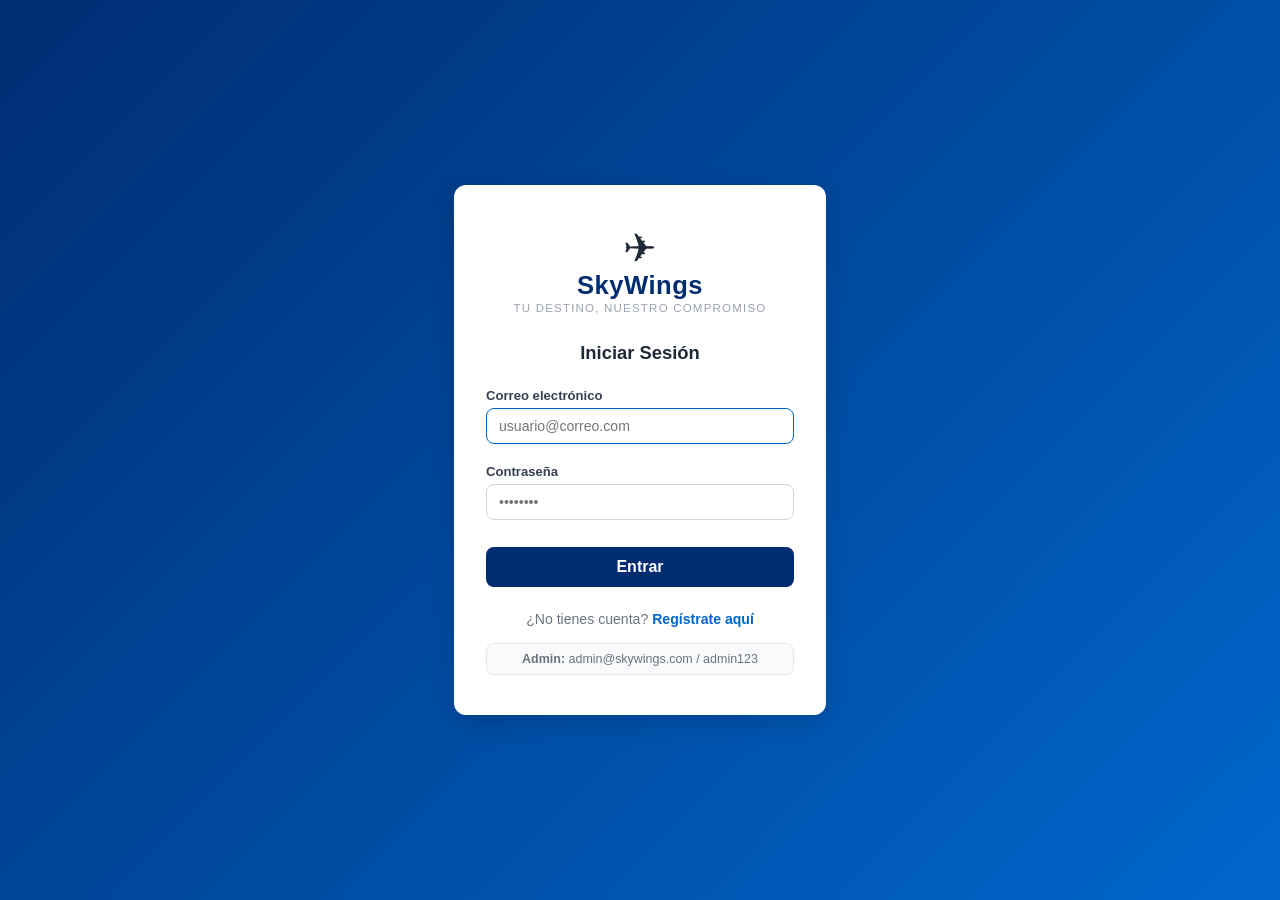
<file: index.html>
<!DOCTYPE html>
<html lang="es">
<head>
  <meta charset="UTF-8">
  <meta name="viewport" content="width=device-width, initial-scale=1.0">
  <title>SkyWings – Portal de Reservas</title>
  <link rel="stylesheet" href="css/style.css">
</head>
<body>

<nav class="navbar">
  <a href="index.html" class="navbar-brand">
    <span class="navbar-logo">✈</span>
    <div>
      <div class="navbar-name">SkyWings</div>
      <div class="navbar-tagline">Tu destino, nuestro compromiso</div>
    </div>
  </a>
  <ul class="navbar-nav">
    <li><a href="index.html" class="active">Vuelos</a></li>
  </ul>
</nav>

<div class="hero">
  <div class="hero-content">
    <h1>✈ Encuentra tu vuelo</h1>
    <p>Reserva tu asiento en segundos. Viaja con comodidad y confianza.</p>
  </div>
</div>

<div class="container">

  <!-- Vuelos disponibles -->
  <div class="flex justify-between align-center" style="margin-bottom: 1rem;">
    <div>
      <h2 class="page-title">Vuelos Disponibles</h2>
      <p class="page-subtitle">Vuelos con estado <strong>Programado</strong></p>
    </div>
    <button class="btn btn-outline btn-sm" onclick="loadFlights()">↻ Actualizar</button>
  </div>

  <div id="flightsList"></div>

  <hr class="divider">

  <!-- Buscar Reserva -->
  <h2 class="page-title">Mis Reservas</h2>
  <p class="page-subtitle">Busca tus reservas por número de cédula o pasaporte</p>

  <div class="search-box mb-3">
    <div class="form-group">
      <label class="form-label">Número de cédula / pasaporte</label>
      <input type="text" id="searchId" class="form-control" placeholder="Ej. V-12345678"
             onkeydown="if(event.key==='Enter') searchReservations()">
    </div>
    <button class="btn btn-primary" onclick="searchReservations()">Buscar</button>
  </div>

  <div id="reservationResults"></div>

</div>

<!-- Modal: Cambiar Asiento -->
<div class="modal-overlay" id="changeSeatModal">
  <div class="modal">
    <div class="modal-header">
      <h3>Cambiar Asiento</h3>
      <button class="modal-close" onclick="closeChangeModal()">✕</button>
    </div>
    <div class="modal-body">
      <div id="changeSeatInfo" class="alert alert-info mb-2"></div>

      <div class="seat-legend">
        <div class="legend-item"><div class="legend-dot available"></div> Disponible</div>
        <div class="legend-item"><div class="legend-dot selected"></div> Tu asiento actual / Seleccionado</div>
        <div class="legend-item"><div class="legend-dot occupied"></div> Ocupado</div>
        <div class="legend-item"><div class="legend-dot exit"></div> Salida de emergencia</div>
        <div class="legend-item"><div class="legend-dot blocked"></div> No disponible</div>
      </div>

      <div id="changeSeatMap"></div>
    </div>
    <div class="modal-footer">
      <button class="btn btn-outline" onclick="closeChangeModal()">Cancelar</button>
      <button class="btn btn-success" id="confirmChangeBtn" disabled onclick="confirmSeatChange()">
        ✓ Confirmar Cambio
      </button>
    </div>
  </div>
</div>

<script src="js/data.js"></script>
<script src="js/auth.js"></script>
<script src="js/seatmap.js"></script>
<script src="js/index.js"></script>
</body>
</html>
</file>
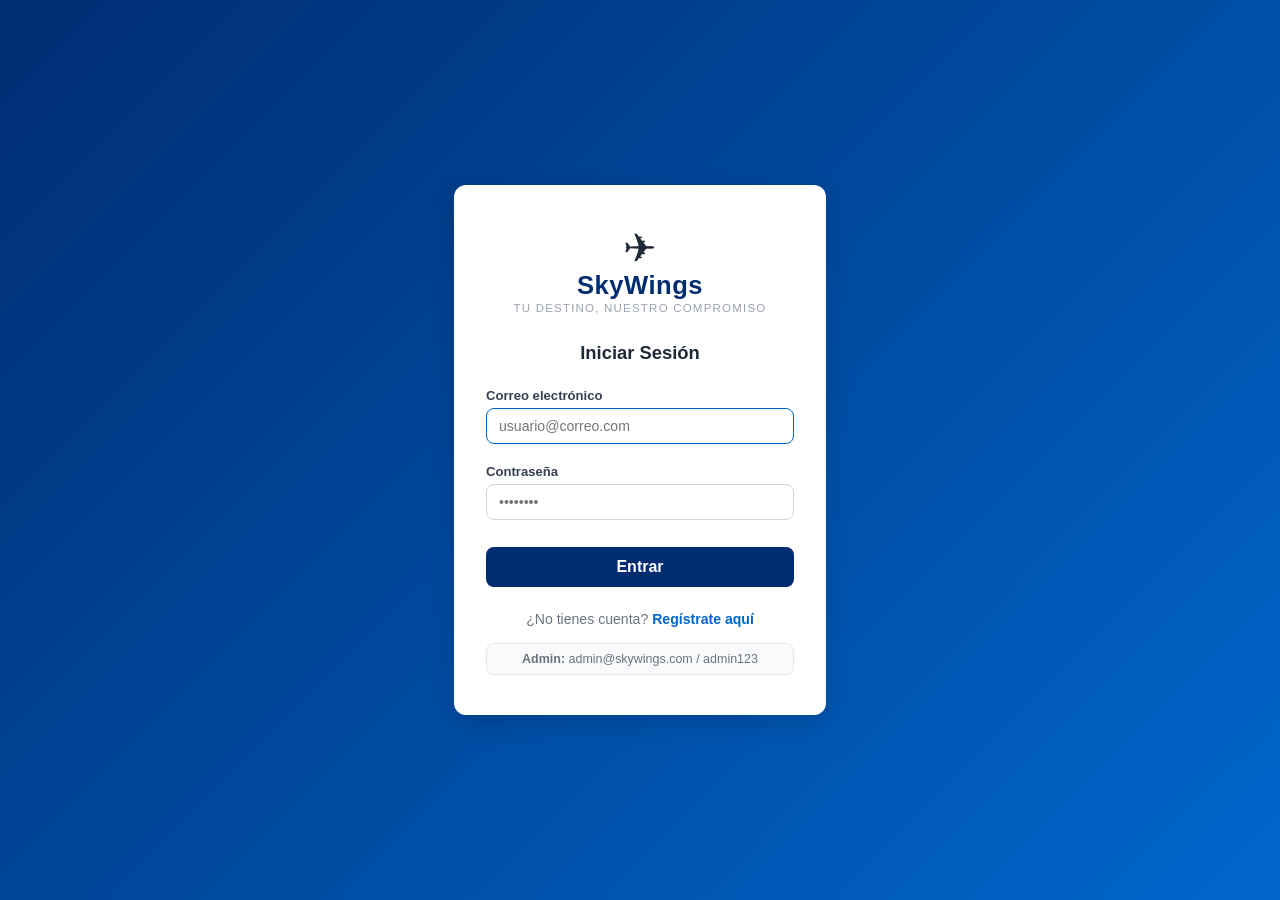
<file: admin.html>
<!DOCTYPE html>
<html lang="es">
<head>
  <meta charset="UTF-8">
  <meta name="viewport" content="width=device-width, initial-scale=1.0">
  <title>SkyWings – Panel de Administración</title>
  <link rel="stylesheet" href="css/style.css">
</head>
<body>

<nav class="navbar">
  <a href="index.html" class="navbar-brand">
    <span class="navbar-logo">✈</span>
    <div>
      <div class="navbar-name">SkyWings</div>
      <div class="navbar-tagline">Tu destino, nuestro compromiso</div>
    </div>
  </a>
  <ul class="navbar-nav">
    <li><a href="index.html">Portal</a></li>
    <li><a href="admin.html" class="active">Admin <span class="badge-admin">ADMIN</span></a></li>
  </ul>
</nav>

<div class="container">

  <div class="flex justify-between align-center mb-3">
    <div>
      <h1 class="page-title">Panel de Administración</h1>
      <p class="page-subtitle">Gestiona vuelos y visualiza reservas</p>
    </div>
    <button class="btn btn-outline btn-sm" onclick="loadDemoData()">⚡ Cargar datos de prueba</button>
  </div>

  <!-- Add flight form -->
  <div class="card mb-3">
    <div class="card-header">
      <h2>➕ Agregar Nuevo Vuelo</h2>
      <button class="btn btn-sm btn-outline" onclick="toggleForm()">Mostrar / Ocultar</button>
    </div>
    <div class="card-body" id="flightFormBody">
      <form id="flightForm" onsubmit="submitFlight(event)">
        <div class="form-row">
          <div class="form-group">
            <label class="form-label">Ciudad Origen *</label>
            <input type="text" id="f_origin" class="form-control" placeholder="Ej. Caracas" required>
          </div>
          <div class="form-group">
            <label class="form-label">Código IATA Origen *</label>
            <input type="text" id="f_originCode" class="form-control" placeholder="CCS" maxlength="3" required
                   style="text-transform:uppercase;" oninput="this.value=this.value.toUpperCase()">
          </div>
        </div>

        <div class="form-row">
          <div class="form-group">
            <label class="form-label">Ciudad Destino *</label>
            <input type="text" id="f_dest" class="form-control" placeholder="Ej. Miami" required>
          </div>
          <div class="form-group">
            <label class="form-label">Código IATA Destino *</label>
            <input type="text" id="f_destCode" class="form-control" placeholder="MIA" maxlength="3" required
                   style="text-transform:uppercase;" oninput="this.value=this.value.toUpperCase()">
          </div>
        </div>

        <div class="form-row">
          <div class="form-group">
            <label class="form-label">Fecha *</label>
            <input type="date" id="f_date" class="form-control" required>
          </div>
          <div class="form-group">
            <label class="form-label">Hora de salida *</label>
            <input type="time" id="f_time" class="form-control" required>
          </div>
        </div>

        <div id="flightFormMsg"></div>

        <div class="flex justify-end gap-2">
          <button type="button" class="btn btn-outline" onclick="resetForm()">Limpiar</button>
          <button type="submit" class="btn btn-primary">✈ Registrar Vuelo</button>
        </div>
      </form>
    </div>
  </div>

  <!-- Flights table -->
  <div class="card">
    <div class="card-header">
      <h2>✈ Vuelos Registrados</h2>
      <button class="btn btn-outline btn-sm" onclick="renderFlights()">↻ Actualizar</button>
    </div>
    <div id="flightsTableWrapper">
      <div class="card-body">
        <div class="empty-state">
          <div class="empty-icon">✈</div>
          <p>Cargando vuelos...</p>
        </div>
      </div>
    </div>
  </div>

</div>

<!-- Modal: Ver Reservas de un Vuelo -->
<div class="modal-overlay" id="reservationsModal">
  <div class="modal">
    <div class="modal-header">
      <h3 id="reservationsModalTitle">Reservas del Vuelo</h3>
      <button class="modal-close" onclick="closeReservationsModal()">✕</button>
    </div>
    <div class="modal-body" id="reservationsModalBody"></div>
    <div class="modal-footer">
      <button class="btn btn-outline" onclick="closeReservationsModal()">Cerrar</button>
    </div>
  </div>
</div>

<script src="js/data.js"></script>
<script src="js/auth.js"></script>
<script src="js/seatmap.js"></script>
<script src="js/admin.js"></script>
</body>
</html>
</file>
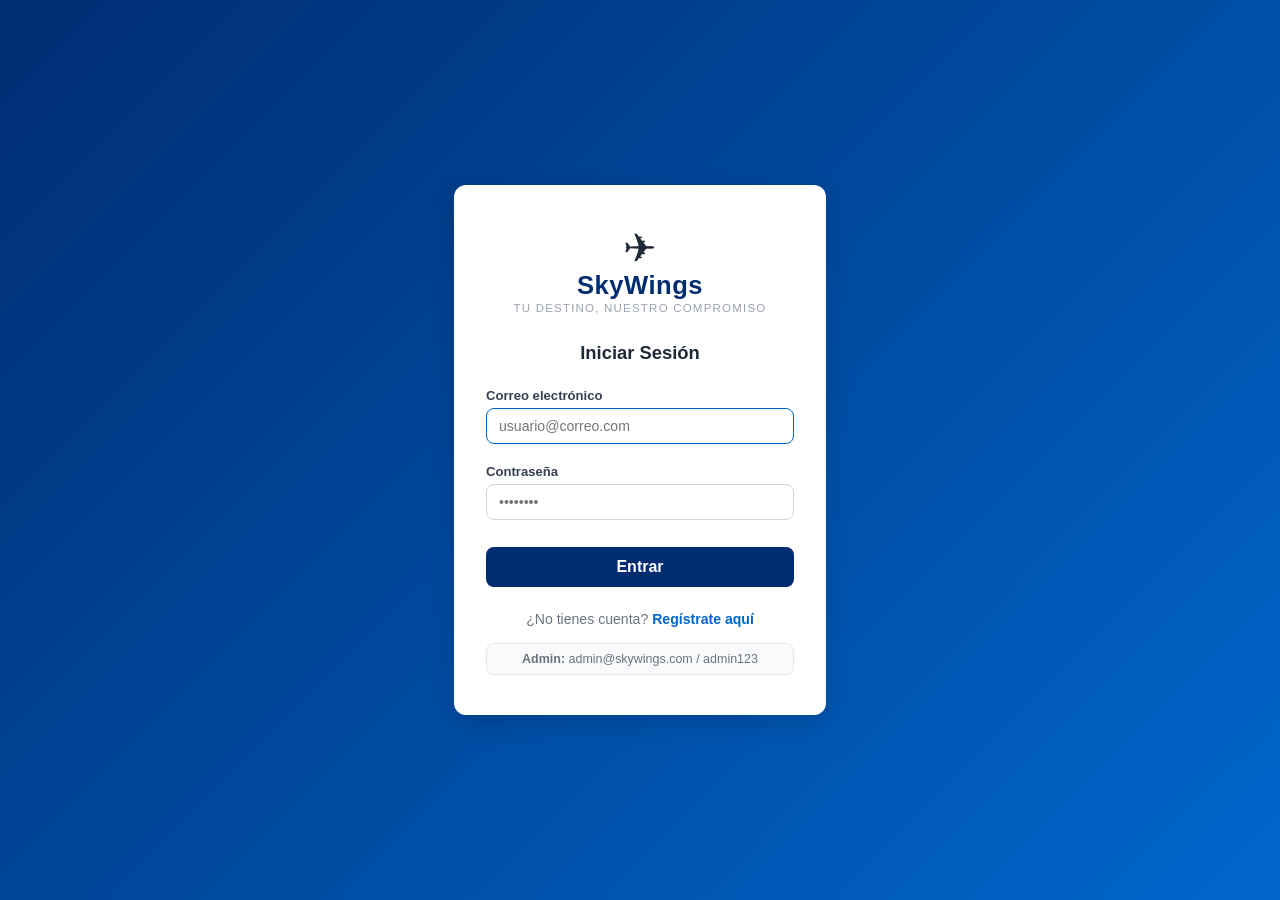
<file: login.html>
<!DOCTYPE html>
<html lang="es">
<head>
  <meta charset="UTF-8">
  <meta name="viewport" content="width=device-width, initial-scale=1.0">
  <title>SkyWings – Iniciar Sesión</title>
  <link rel="stylesheet" href="css/style.css">
</head>
<body class="auth-page">

<div class="auth-wrapper">
  <div class="auth-card">

    <div class="auth-logo">
      <div class="auth-logo-icon">✈</div>
      <div class="auth-logo-name">SkyWings</div>
      <div class="auth-logo-sub">Tu destino, nuestro compromiso</div>
    </div>

    <h2 class="auth-title">Iniciar Sesión</h2>

    <div id="loginMsg"></div>

    <form onsubmit="doLogin(event)">
      <div class="form-group">
        <label class="form-label">Correo electrónico</label>
        <input type="email" id="loginEmail" class="form-control"
               placeholder="usuario@correo.com" required autofocus>
      </div>

      <div class="form-group">
        <label class="form-label">Contraseña</label>
        <input type="password" id="loginPass" class="form-control"
               placeholder="••••••••" required>
      </div>

      <button type="submit" class="btn btn-primary btn-full btn-lg" style="margin-top:0.5rem;">
        Entrar
      </button>
    </form>

    <div class="auth-footer">
      ¿No tienes cuenta?
      <a href="registro.html">Regístrate aquí</a>
    </div>

    <div class="auth-hint">
      <strong>Admin:</strong> admin@skywings.com / admin123
    </div>

  </div>
</div>

<script src="js/data.js"></script>
<script src="js/auth.js"></script>
<script>
  // Redirect if already logged in
  (function () {
    const s = Auth.getSession();
    if (s) window.location.href = s.role === 'admin' ? 'admin.html' : 'index.html';
  })();

  function doLogin(e) {
    e.preventDefault();
    const email = document.getElementById('loginEmail').value;
    const pass  = document.getElementById('loginPass').value;
    const result = Auth.login(email, pass);

    if (result.ok) {
      const s = Auth.getSession();
      window.location.href = s.role === 'admin' ? 'admin.html' : 'index.html';
    } else {
      document.getElementById('loginMsg').innerHTML =
        `<div class="alert alert-danger">${result.msg}</div>`;
    }
  }
</script>
</body>
</html>
</file>
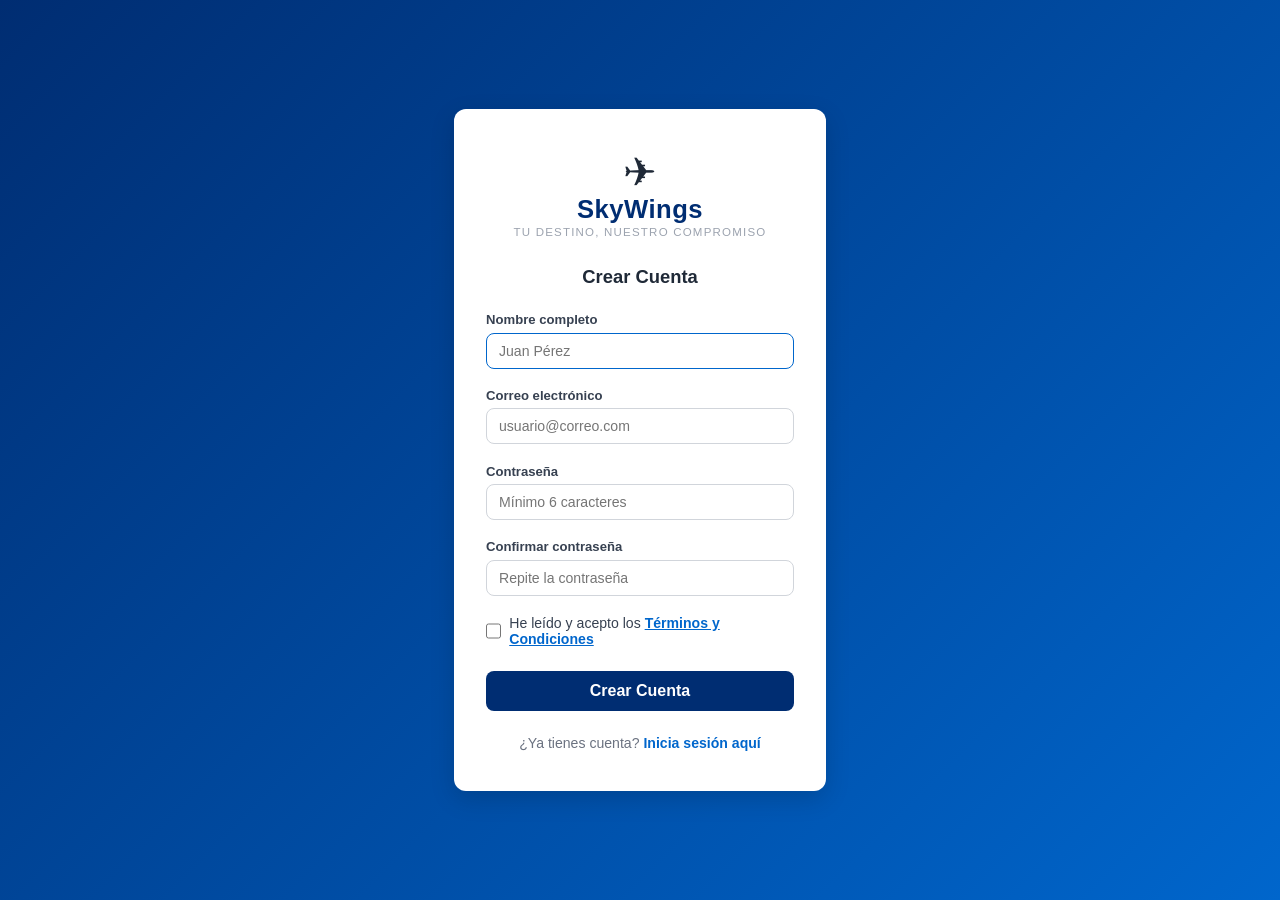
<file: registro.html>
<!DOCTYPE html>
<html lang="es">
<head>
  <meta charset="UTF-8">
  <meta name="viewport" content="width=device-width, initial-scale=1.0">
  <title>SkyWings – Registrarse</title>
  <link rel="stylesheet" href="css/style.css">
</head>
<body class="auth-page">

<div class="auth-wrapper">
  <div class="auth-card">

    <div class="auth-logo">
      <div class="auth-logo-icon">✈</div>
      <div class="auth-logo-name">SkyWings</div>
      <div class="auth-logo-sub">Tu destino, nuestro compromiso</div>
    </div>

    <h2 class="auth-title">Crear Cuenta</h2>

    <div id="regMsg"></div>

    <form onsubmit="doRegister(event)">
      <div class="form-group">
        <label class="form-label">Nombre completo</label>
        <input type="text" id="regName" class="form-control"
               placeholder="Juan Pérez" required autofocus>
      </div>

      <div class="form-group">
        <label class="form-label">Correo electrónico</label>
        <input type="email" id="regEmail" class="form-control"
               placeholder="usuario@correo.com" required>
      </div>

      <div class="form-group">
        <label class="form-label">Contraseña</label>
        <input type="password" id="regPass" class="form-control"
               placeholder="Mínimo 6 caracteres" required minlength="6">
      </div>

      <div class="form-group">
        <label class="form-label">Confirmar contraseña</label>
        <input type="password" id="regPass2" class="form-control"
               placeholder="Repite la contraseña" required>
      </div>

      <div class="form-group" style="margin-bottom:1rem;">
        <label class="form-check">
          <input type="checkbox" id="regTerms" required>
          <span>
            He leído y acepto los
            <a href="#" onclick="openTerms(event)" style="color:var(--primary-light);font-weight:600;">
              Términos y Condiciones
            </a>
          </span>
        </label>
      </div>

      <button type="submit" class="btn btn-primary btn-full btn-lg" style="margin-top:0.5rem;">
        Crear Cuenta
      </button>
    </form>

    <div class="auth-footer">
      ¿Ya tienes cuenta?
      <a href="login.html">Inicia sesión aquí</a>
    </div>

  </div>
</div>

<!-- Terms and Conditions Modal -->
<div class="modal-overlay" id="termsModal" style="z-index:200;">
  <div class="modal" style="max-width:560px;max-height:80vh;display:flex;flex-direction:column;">
    <div class="modal-header">
      <h3>✈ Términos y Condiciones — SkyWings</h3>
      <button class="modal-close" onclick="closeTerms()">✕</button>
    </div>
    <div class="modal-body" style="overflow-y:auto;font-size:0.85rem;line-height:1.65;color:var(--gray-700);">

      <p style="margin-bottom:1rem;color:var(--gray-500);font-size:0.78rem;">
        Última actualización: Mayo 2026
      </p>

      <h4 style="color:var(--primary);margin-bottom:0.4rem;">1. Reservas y confirmación</h4>
      <p style="margin-bottom:1rem;">
        Una reserva se considera confirmada únicamente cuando el sistema emite un código de confirmación.
        SkyWings se reserva el derecho de cancelar reservas duplicadas o realizadas con datos incorrectos.
        El pasajero es responsable de verificar que todos los datos ingresados sean correctos antes de confirmar.
      </p>

      <h4 style="color:var(--primary);margin-bottom:0.4rem;">2. Puntualidad y presentación</h4>
      <p style="margin-bottom:1rem;">
        SkyWings no se responsabiliza por vuelos perdidos debido a la llegada tardía del pasajero al aeropuerto.
        Se recomienda presentarse con al menos 2 horas de anticipación para vuelos nacionales y 3 horas para internacionales.
        El abordaje cierra 30 minutos antes de la hora de salida programada.
      </p>

      <h4 style="color:var(--primary);margin-bottom:0.4rem;">3. Cambios, cancelaciones y reembolsos</h4>
      <p style="margin-bottom:1rem;">
        Los cambios de asiento están permitidos únicamente mientras el vuelo tenga estado <em>Programado</em>.
        Una vez que el vuelo pase a estado <em>Abordando</em> o <em>Salido</em>, no se aceptarán modificaciones ni cancelaciones.
        SkyWings no garantiza reembolsos por cancelaciones iniciadas por el pasajero.
      </p>

      <h4 style="color:var(--primary);margin-bottom:0.4rem;">4. Eventos de fuerza mayor</h4>
      <p style="margin-bottom:1rem;">
        SkyWings no asume responsabilidad por retrasos, cancelaciones o inconvenientes causados por condiciones
        meteorológicas adversas, restricciones de espacio aéreo, emergencias de seguridad, actos de gobierno
        u otros eventos fuera de su control razonable.
      </p>

      <h4 style="color:var(--primary);margin-bottom:0.4rem;">5. Menores de edad</h4>
      <p style="margin-bottom:1rem;">
        Los pasajeros menores de 18 años deben viajar acompañados de un adulto responsable que figure
        en la misma reserva como representante legal. SkyWings no acepta reservas de menores sin representante adulto.
      </p>

      <h4 style="color:var(--primary);margin-bottom:0.4rem;">6. Salidas de emergencia</h4>
      <p style="margin-bottom:1rem;">
        Los asientos ubicados en filas de salida de emergencia están reservados exclusivamente para pasajeros
        adultos menores de 60 años, sin discapacidades físicas, y en condiciones de asistir en una evacuación.
        SkyWings podrá reubicar a cualquier pasajero que no cumpla estos requisitos.
      </p>

      <h4 style="color:var(--primary);margin-bottom:0.4rem;">7. Datos personales</h4>
      <p style="margin-bottom:1rem;">
        Los datos ingresados en el sistema (nombre, cédula, correo electrónico) serán utilizados
        exclusivamente para la gestión de reservas. SkyWings no comparte esta información con terceros
        sin autorización expresa del pasajero.
      </p>

      <h4 style="color:var(--primary);margin-bottom:0.4rem;">8. Limitación de responsabilidad</h4>
      <p>
        La responsabilidad máxima de SkyWings ante cualquier reclamación derivada de una reserva
        se limita al valor del trayecto reservado. En ningún caso SkyWings será responsable por
        daños indirectos, lucro cesante o perjuicios de cualquier naturaleza.
      </p>

    </div>
    <div class="modal-footer">
      <button class="btn btn-outline" onclick="closeTerms()">Cerrar</button>
      <button class="btn btn-primary" onclick="acceptTerms()">✓ Acepto los Términos</button>
    </div>
  </div>
</div>

<script src="js/data.js"></script>
<script src="js/auth.js"></script>
<script>
  (function () {
    const s = Auth.getSession();
    if (s) window.location.href = 'index.html';
  })();

  function openTerms(e) {
    e.preventDefault();
    document.getElementById('termsModal').classList.add('open');
  }

  function closeTerms() {
    document.getElementById('termsModal').classList.remove('open');
  }

  function acceptTerms() {
    document.getElementById('regTerms').checked = true;
    closeTerms();
  }

  function doRegister(e) {
    e.preventDefault();
    const name  = document.getElementById('regName').value;
    const email = document.getElementById('regEmail').value;
    const pass  = document.getElementById('regPass').value;
    const pass2 = document.getElementById('regPass2').value;
    const terms = document.getElementById('regTerms').checked;
    const msgEl = document.getElementById('regMsg');

    if (pass !== pass2) {
      msgEl.innerHTML = '<div class="alert alert-danger">Las contraseñas no coinciden.</div>';
      return;
    }
    if (!terms) {
      msgEl.innerHTML = '<div class="alert alert-danger">Debes aceptar los Términos y Condiciones para registrarte.</div>';
      return;
    }

    const result = Auth.register(name, email, pass);
    if (result.ok) {
      window.location.href = 'index.html';
    } else {
      msgEl.innerHTML = `<div class="alert alert-danger">${result.msg}</div>`;
    }
  }
</script>
</body>
</html>
</file>
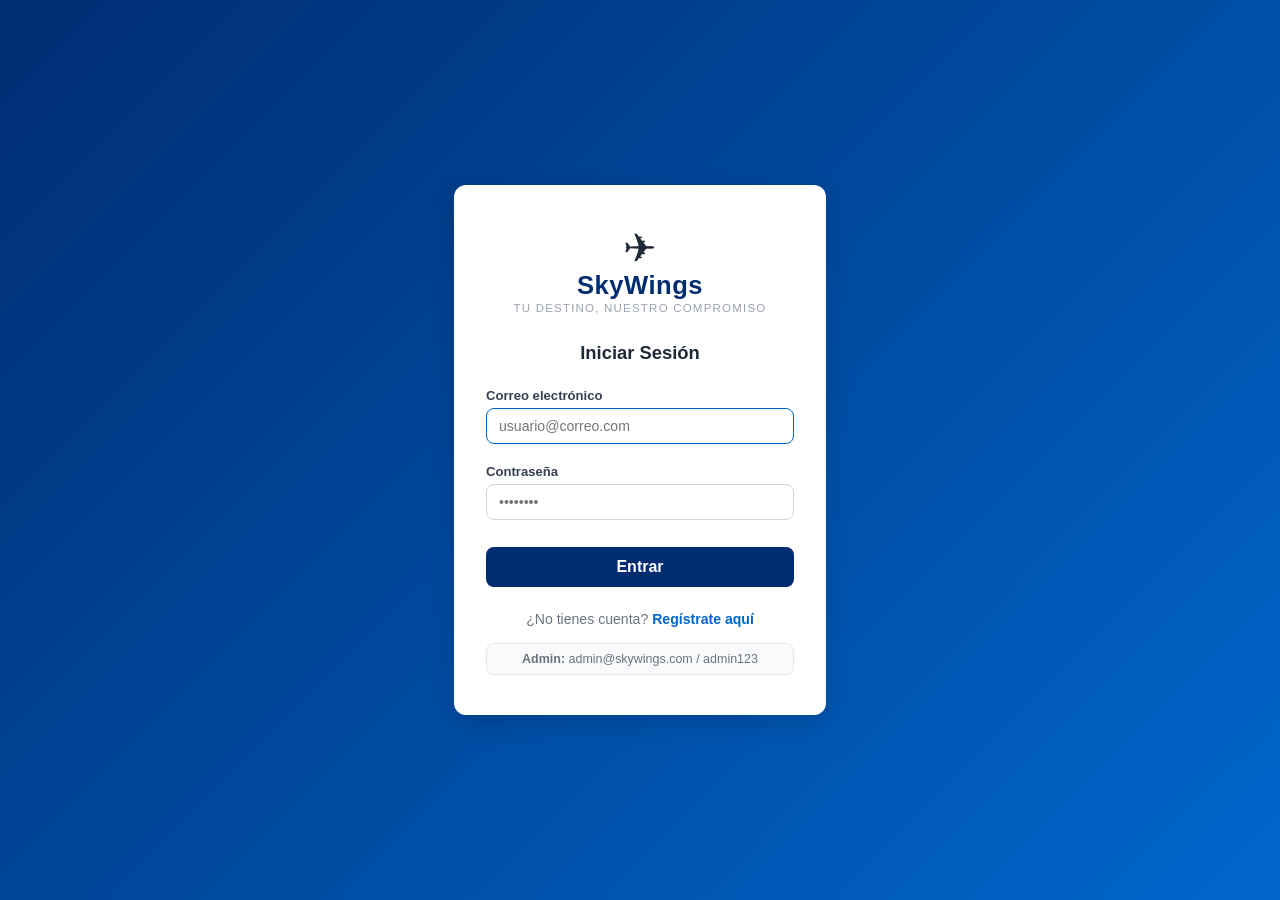
<file: reservar.html>
<!DOCTYPE html>
<html lang="es">
<head>
  <meta charset="UTF-8">
  <meta name="viewport" content="width=device-width, initial-scale=1.0">
  <title>SkyWings – Reservar Asiento</title>
  <link rel="stylesheet" href="css/style.css">
</head>
<body>

<nav class="navbar">
  <a href="index.html" class="navbar-brand">
    <span class="navbar-logo">✈</span>
    <div>
      <div class="navbar-name">SkyWings</div>
      <div class="navbar-tagline">Tu destino, nuestro compromiso</div>
    </div>
  </a>
  <ul class="navbar-nav">
    <li><a href="index.html">← Volver</a></li>
    <li><a href="admin.html">Admin</a></li>
  </ul>
</nav>

<div class="container">

  <!-- Flight summary banner -->
  <div id="flightBanner" class="alert alert-info mb-3" style="display:none;"></div>

  <!-- Wizard steps indicator -->
  <div class="wizard-steps">
    <div class="wizard-step active" id="wstep1">
      <div class="step-num">1</div>
      <div class="step-label">Pasajeros</div>
    </div>
    <div class="wizard-connector" id="wconn1"></div>
    <div class="wizard-step" id="wstep2">
      <div class="step-num">2</div>
      <div class="step-label">Asientos</div>
    </div>
    <div class="wizard-connector" id="wconn2"></div>
    <div class="wizard-step" id="wstep3">
      <div class="step-num">3</div>
      <div class="step-label">Confirmar</div>
    </div>
  </div>

  <!-- STEP 1: Passenger registration -->
  <div id="step1">
    <div class="grid-2">

      <!-- Add passenger form -->
      <div class="card">
        <div class="card-header"><h3>Agregar Pasajero</h3></div>
        <div class="card-body">
          <div class="form-row">
            <div class="form-group">
              <label class="form-label">Nombre completo *</label>
              <input type="text" id="p_name" class="form-control" placeholder="Juan Pérez">
            </div>
            <div class="form-group">
              <label class="form-label">Cédula / Pasaporte *</label>
              <input type="text" id="p_id" class="form-control" placeholder="V-12345678">
            </div>
          </div>

          <div class="form-group">
            <label class="form-label">Edad *</label>
            <input type="number" id="p_age" class="form-control" placeholder="Años cumplidos" min="0" max="120">
          </div>

          <div class="form-group">
            <label class="form-check">
              <input type="checkbox" id="p_disability">
              Persona con discapacidad
            </label>
          </div>

          <div id="passengerFormMsg"></div>

          <button class="btn btn-secondary btn-full" onclick="addPassenger()">+ Agregar Pasajero</button>
        </div>
      </div>

      <!-- Passenger list -->
      <div class="card">
        <div class="card-header">
          <h3>Pasajeros Agregados</h3>
          <span id="passengerCount" class="tag tag-blue">0 pasajeros</span>
        </div>
        <div class="card-body">
          <div id="passengerList">
            <div class="empty-state" style="padding:2rem 0;">
              <p>Agrega al menos un pasajero.</p>
            </div>
          </div>
        </div>
      </div>

    </div>

    <!-- Representative assignment (shown only when minors are present) -->
    <div id="repSection" style="display:none;" class="card mt-3">
      <div class="card-header">
        <h3>⚠ Asignación de Representantes</h3>
      </div>
      <div class="card-body">
        <div class="alert alert-warning mb-2">
          Se detectaron <strong id="minorCount">0</strong> pasajero(s) menor(es) de edad.
          Cada menor debe tener un representante adulto asignado en esta misma reserva.
        </div>
        <div id="repAssignments"></div>
      </div>
    </div>

    <div id="step1Msg" style="margin-top:1rem;"></div>

    <div class="flex justify-end mt-3">
      <button class="btn btn-primary btn-lg" onclick="goToStep2()">
        Continuar a Selección de Asientos →
      </button>
    </div>
  </div>

  <!-- STEP 2: Seat selection -->
  <div id="step2" style="display:none;">
    <div class="seat-map-layout">

      <!-- Plane map -->
      <div class="seat-map-panel">
        <div class="seat-legend">
          <div class="legend-item"><div class="legend-dot available"></div> Disponible</div>
          <div class="legend-item"><div class="legend-dot selected"></div> Seleccionado</div>
          <div class="legend-item"><div class="legend-dot occupied"></div> Ocupado</div>
          <div class="legend-item"><div class="legend-dot exit"></div> Salida emergencia</div>
          <div class="legend-item"><div class="legend-dot blocked"></div> No disponible</div>
        </div>
        <div id="seatMapContainer"></div>
      </div>

      <!-- Sidebar: who we're seating now -->
      <div class="seat-map-sidebar">
        <div class="card mb-2">
          <div class="card-header"><h3>Seleccionando asiento para:</h3></div>
          <div class="card-body" id="currentPassengerInfo"></div>
        </div>

        <div class="card">
          <div class="card-header"><h3>Todos los pasajeros</h3></div>
          <div class="card-body">
            <div class="passenger-list" id="seatProgressList"></div>
          </div>
        </div>

        <div class="mt-3" id="step2Nav"></div>
      </div>

    </div>
  </div>

  <!-- STEP 3: Confirmation summary -->
  <div id="step3" style="display:none;">
    <div class="card">
      <div class="card-header"><h3>Resumen de la Reserva</h3></div>
      <div class="card-body">
        <div id="summaryFlight" class="mb-3"></div>
        <div class="table-wrapper">
          <table>
            <thead>
              <tr>
                <th>Pasajero</th>
                <th>Cédula/Pasaporte</th>
                <th>Edad</th>
                <th>Condición</th>
                <th>Asiento</th>
              </tr>
            </thead>
            <tbody id="summaryTable"></tbody>
          </table>
        </div>
      </div>
    </div>

    <div id="step3Msg" class="mt-2"></div>

    <div class="flex justify-between mt-3">
      <button class="btn btn-outline" onclick="goToStep2()">← Volver a Asientos</button>
      <button class="btn btn-success btn-lg" onclick="confirmReservation()">
        ✓ Confirmar Reserva
      </button>
    </div>
  </div>

</div>

<script src="js/data.js"></script>
<script src="js/auth.js"></script>
<script src="js/seatmap.js"></script>
<script src="js/reservar.js"></script>
</body>
</html>
</file>
<file: css/style.css>
/* =====================================================================
   SkyWings — Shared Stylesheet
   ===================================================================== */

:root {
  --primary:       #002D72;
  --primary-dark:  #001A4A;
  --primary-light: #0066CC;
  --accent:        #E8F4FD;
  --danger:        #DC2626;
  --success:       #16A34A;
  --warning:       #D97706;
  --white:         #FFFFFF;
  --gray-50:       #F9FAFB;
  --gray-100:      #F3F4F6;
  --gray-200:      #E5E7EB;
  --gray-300:      #D1D5DB;
  --gray-400:      #9CA3AF;
  --gray-500:      #6B7280;
  --gray-600:      #4B5563;
  --gray-700:      #374151;
  --gray-800:      #1F2937;

  --seat-available: #22C55E;
  --slected:  #F59E0B;
  --seat-exit:      #F97316;
  --seateat-occupied:  #EF4444;
  --seat-se-blocked:   #D1D5DB;

  --radius-sm: 4px;
  --radius:    8px;
  --radius-lg: 12px;
  --shadow-sm: 0 1px 3px rgba(0,0,0,0.10);
  --shadow:    0 2px 8px rgba(0,0,0,0.14);
  --shadow-lg: 0 8px 24px rgba(0,0,0,0.15);
}

* { box-sizing: border-box; margin: 0; padding: 0; }

body {
  font-family: -apple-system, BlinkMacSystemFont, 'Segoe UI', Roboto, sans-serif;
  background: var(--gray-50);
  color: var(--gray-800);
  min-height: 100vh;
}

/* ── Navbar ─────────────────────────────────────────────────────────── */
.navbar {
  background: var(--primary);
  color: var(--white);
  padding: 0 2rem;
  display: flex;
  align-items: center;
  justify-content: space-between;
  height: 64px;
  box-shadow: var(--shadow);
  position: sticky;
  top: 0;
  z-index: 100;
}

.navbar-brand {
  display: flex;
  align-items: center;
  gap: 10px;
  text-decoration: none;
  color: var(--white);
}

.navbar-logo   { font-size: 1.7rem; }
.navbar-name   { font-size: 1.25rem; font-weight: 800; letter-spacing: 0.5px; }
.navbar-tagline { font-size: 0.68rem; opacity: 0.7; letter-spacing: 1.2px; text-transform: uppercase; }

.navbar-nav { display: flex; gap: 4px; list-style: none; }

.navbar-nav a {
  color: rgba(255,255,255,0.82);
  text-decoration: none;
  padding: 8px 14px;
  border-radius: var(--radius-sm);
  font-size: 0.88rem;
  font-weight: 500;
  transition: all 0.2s;
}

.navbar-nav a:hover, .navbar-nav a.active {
  background: rgba(255,255,255,0.15);
  color: var(--white);
}

.badge-admin {
  background: #F59E0B;
  color: #1F2937;
  font-size: 0.68rem;
  font-weight: 700;
  padding: 3px 9px;
  border-radius: 999px;
  letter-spacing: 0.5px;
}

/* ── Layout ──────────────────────────────────────────────────────────── */
.container {
  max-width: 1100px;
  margin: 0 auto;
  padding: 2rem 1.5rem;
}

.page-title    { font-size: 1.5rem; font-weight: 700; color: var(--primary); margin-bottom: 0.35rem; }
.page-subtitle { color: var(--gray-500); margin-bottom: 1.75rem; font-size: 0.9rem; }

.grid-2 { display: grid; grid-template-columns: 1fr 1fr; gap: 1.5rem; }
.grid-3 { display: grid; grid-template-columns: repeat(3,1fr); gap: 1.5rem; }

/* ── Cards ───────────────────────────────────────────────────────────── */
.card {
  background: var(--white);
  border-radius: var(--radius-lg);
  box-shadow: var(--shadow-sm);
  border: 1px solid var(--gray-200);
  overflow: hidden;
}

.card-header {
  padding: 1.1rem 1.5rem;
  border-bottom: 1px solid var(--gray-100);
  display: flex;
  align-items: center;
  justify-content: space-between;
}

.card-header h2, .card-header h3 { font-size: 1rem; font-weight: 600; color: var(--gray-800); }
.card-body { padding: 1.5rem; }

/* ── Flight Card ─────────────────────────────────────────────────────── */
.flight-card {
  background: var(--white);
  border-radius: var(--radius-lg);
  box-shadow: var(--shadow-sm);
  border: 1px solid var(--gray-200);
  padding: 1.25rem;
  transition: box-shadow 0.2s, transform 0.2s;
}

.flight-card:hover { box-shadow: var(--shadow); transform: translateY(-2px); }

.flight-route {
  display: flex;
  align-items: center;
  gap: 10px;
  margin-bottom: 0.5rem;
}

.flight-city  { font-size: 1.6rem; font-weight: 800; color: var(--primary); }
.flight-iata  { font-size: 0.75rem; color: var(--gray-400); font-weight: 600; }

.flight-arrow {
  flex: 1;
  text-align: center;
  font-size: 1.1rem;
  color: var(--gray-300);
  position: relative;
}

.flight-meta {
  display: flex;
  flex-wrap: wrap;
  gap: 12px;
  font-size: 0.82rem;
  color: var(--gray-500);
  margin-bottom: 1rem;
}

.flight-meta strong { color: var(--gray-700); }

/* ── Status Badge ────────────────────────────────────────────────────── */
.status-badge {
  display: inline-flex;
  align-items: center;
  gap: 5px;
  padding: 4px 10px;
  border-radius: 999px;
  font-size: 0.75rem;
  font-weight: 700;
}

.status-programado { background: #DCFCE7; color: #166534; }
.status-abordando  { background: #FEF3C7; color: #92400E; }
.status-salido     { background: #F3F4F6; color: #6B7280; }

/* ── Buttons ─────────────────────────────────────────────────────────── */
.btn {
  display: inline-flex;
  align-items: center;
  gap: 6px;
  padding: 9px 18px;
  border-radius: var(--radius);
  border: none;
  cursor: pointer;
  font-size: 0.88rem;
  font-weight: 600;
  text-decoration: none;
  transition: all 0.2s;
  line-height: 1;
}

.btn-primary   { background: var(--primary); color: var(--white); }
.btn-primary:hover   { background: var(--primary-dark); }
.btn-secondary { background: var(--primary-light); color: var(--white); }
.btn-secondary:hover { background: #0055AA; }
.btn-danger    { background: var(--danger); color: var(--white); }
.btn-danger:hover    { background: #B91C1C; }
.btn-success   { background: var(--success); color: var(--white); }
.btn-success:hover   { background: #15803D; }

.btn-outline {
  background: transparent;
  color: var(--primary);
  border: 2px solid var(--primary);
}
.btn-outline:hover { background: var(--accent); }

.btn-sm  { padding: 6px 12px; font-size: 0.78rem; }
.btn-lg  { padding: 12px 26px; font-size: 1rem; }
.btn-full { width: 100%; justify-content: center; }
.btn:disabled { opacity: 0.45; cursor: not-allowed; }

/* ── Forms ───────────────────────────────────────────────────────────── */
.form-group { margin-bottom: 1.2rem; }

.form-label {
  display: block;
  font-size: 0.82rem;
  font-weight: 600;
  color: var(--gray-700);
  margin-bottom: 0.35rem;
}

.form-control {
  width: 100%;
  padding: 9px 12px;
  border: 1.5px solid var(--gray-300);
  border-radius: var(--radius);
  font-size: 0.88rem;
  background: var(--white);
  color: var(--gray-800);
  transition: border-color 0.2s;
  outline: none;
}

.form-control:focus  { border-color: var(--primary-light); }
.form-control:disabled { background: var(--gray-100); cursor: not-allowed; }

.form-check {
  display: flex;
  align-items: center;
  gap: 8px;
  cursor: pointer;
  font-size: 0.88rem;
  color: var(--gray-700);
}

.form-check input[type="checkbox"] {
  width: 16px;
  height: 16px;
  accent-color: var(--primary);
  cursor: pointer;
}

.form-row   { display: grid; grid-template-columns: 1fr 1fr; gap: 1rem; }
.form-row-3 { display: grid; grid-template-columns: 1fr 1fr 1fr; gap: 1rem; }

/* ── Tables ──────────────────────────────────────────────────────────── */
.table-wrapper { overflow-x: auto; }

table { width: 100%; border-collapse: collapse; font-size: 0.88rem; }

thead th {
  background: var(--gray-50);
  border-bottom: 2px solid var(--gray-200);
  padding: 10px 14px;
  text-align: left;
  font-weight: 700;
  color: var(--gray-500);
  font-size: 0.75rem;
  text-transform: uppercase;
  letter-spacing: 0.5px;
}

tbody td { padding: 11px 14px; border-bottom: 1px solid var(--gray-100); color: var(--gray-700); }
tbody tr:last-child td { border-bottom: none; }
tbody tr:hover { background: var(--gray-50); }

/* ── Alerts ──────────────────────────────────────────────────────────── */
.alert {
  padding: 11px 15px;
  border-radius: var(--radius);
  font-size: 0.88rem;
  margin-bottom: 1rem;
}

.alert-info    { background: #EFF6FF; color: #1E40AF; border: 1px solid #BFDBFE; }
.alert-success { background: #F0FDF4; color: #166534; border: 1px solid #BBF7D0; }
.alert-warning { background: #FFFBEB; color: #92400E; border: 1px solid #FDE68A; }
.alert-danger  { background: #FEF2F2; color: #991B1B; border: 1px solid #FECACA; }

/* ── Empty State ─────────────────────────────────────────────────────── */
.empty-state { text-align: center; padding: 3rem 1rem; color: var(--gray-400); }
.empty-state .empty-icon { font-size: 3rem; margin-bottom: 1rem; }

/* ── Wizard Steps ────────────────────────────────────────────────────── */
.wizard-steps {
  display: flex;
  align-items: center;
  justify-content: center;
  gap: 0;
  margin-bottom: 2.5rem;
}

.wizard-step { display: flex; flex-direction: column; align-items: center; gap: 6px; }

.step-num {
  width: 36px;
  height: 36px;
  border-radius: 50%;
  background: var(--gray-200);
  color: var(--gray-500);
  display: flex;
  align-items: center;
  justify-content: center;
  font-weight: 700;
  font-size: 0.9rem;
  transition: all 0.3s;
}

.step-label { font-size: 0.72rem; color: var(--gray-400); white-space: nowrap; transition: color 0.3s; }

.wizard-step.active .step-num  { background: var(--primary); color: var(--white); box-shadow: 0 0 0 4px rgba(0,45,114,0.18); }
.wizard-step.active .step-label { color: var(--primary); font-weight: 700; }
.wizard-step.done   .step-num  { background: var(--success); color: var(--white); }
.wizard-step.done   .step-label { color: var(--success); }

.wizard-connector {
  width: 64px;
  height: 2px;
  background: var(--gray-200);
  margin: 0 8px;
  margin-bottom: 22px;
  transition: background 0.3s;
}

.wizard-connector.done { background: var(--success); }

/* ── Plane Image Overlay ─────────────────────────────────────────────── */
.plane-overlay-container {
  position: relative;
  display: block;
  width: 100%;
  max-width: 420px;
  margin: 0 auto;
  user-select: none;
}

.buttons-container {
    position: absolute;
    top: 17.35%;
    left: 22.14%;
    width: 60.1%;
    height: 53.2%;
}

.plane-img {
  width: 100%;
  display: block;
  border-radius: var(--radius);
}

/* Seat button overlaid on the image */
.seat-ov {
  position: absolute;
  transform: translate(-50%, -50%);
  width: 7.5%;
  height: 2.8%;
  border-radius: 3px 3px 4px 4px;
  border: 1px solid rgba(0,0,0,0.35);
  cursor: pointer;
  transition: transform 0.12s, box-shadow 0.12s;
  z-index: 2;
  padding: 0;
  font-size: 11px;
  font-weight: 700;
  color: rgba(0,0,0,0.65);
  line-height: 1;
}

.seat-ov:not(:disabled):hover {
  transform: translate(-50%, -50%) scale(1.4);
  box-shadow: 0 2px 8px rgba(0,0,0,0.4);
  z-index: 3;
}

.seat-ov.ov-available { background: rgba(34, 197, 94, 1); }
.seat-ov.ov-occupied  { background: rgba(239, 68, 68, 1); cursor: not-allowed; }
.seat-ov.ov-selected  { background: rgba(245, 158, 11, 1); border-color: #92400E; }
.seat-ov.ov-blocked   { background: rgba(209, 213, 219, 1); cursor: not-allowed; }
.seat-ov.ov-exit      { border: 2px solid #F97316; }

/* ── Seat Legend ─────────────────────────────────────────────────────── */
.seat-legend {
  display: flex;
  flex-wrap: wrap;
  gap: 10px;
  padding: 10px 14px;
  background: var(--white);
  border-radius: var(--radius);
  border: 1px solid var(--gray-200);
  margin-bottom: 1rem;
}

.legend-item { display: flex; align-items: center; gap: 6px; font-size: 0.78rem; color: var(--gray-600); }

.legend-dot {
  width: 18px;
  height: 15px;
  border-radius: 3px;
  flex-shrink: 0;
  border: 1px solid rgba(0,0,0,0.15);
}

.legend-dot.available { background: var(--seat-available); }
.legend-dot.occupied  { background: var(--seat-occupied); }
.legend-dot.selected  { background: var(--seat-selected); }
.legend-dot.blocked   { background: var(--seat-blocked); }
.legend-dot.exit      { background: var(--seat-available); border: 2px solid var(--seat-exit); }

/* ── Seat-map layout ─────────────────────────────────────────────────── */
.seat-map-layout {
  display: flex;
  gap: 2rem;
  align-items: flex-start;
}

.seat-map-panel {
  flex-shrink: 0;
  overflow-y: auto;
  max-height: 78vh;
  padding-right: 4px;
}

.seat-map-sidebar {
  flex: 1;
  min-width: 220px;
}

/* ── Passenger list (wizard sidebar) ─────────────────────────────────── */
.passenger-list { display: flex; flex-direction: column; gap: 8px; }

.passenger-item {
  display: flex;
  align-items: center;
  justify-content: space-between;
  padding: 10px 14px;
  border-radius: var(--radius);
  border: 2px solid var(--gray-200);
  background: var(--white);
  cursor: default;
  transition: border-color 0.2s;
}

.passenger-item.current  { border-color: var(--primary); background: var(--accent); }
.passenger-item.done     { border-color: var(--success); }
.passenger-item.pending  { opacity: 0.6; }

.p-info .p-name   { font-weight: 600; font-size: 0.88rem; }
.p-info .p-detail { font-size: 0.75rem; color: var(--gray-500); margin-top: 2px; }

.p-seat-tag {
  background: var(--primary);
  color: var(--white);
  padding: 3px 10px;
  border-radius: 999px;
  font-size: 0.78rem;
  font-weight: 700;
}

/* ── Modal ───────────────────────────────────────────────────────────── */
.modal-overlay {
  display: none;
  position: fixed;
  inset: 0;
  background: rgba(0,0,0,0.5);
  z-index: 200;
  align-items: center;
  justify-content: center;
}

.modal-overlay.open { display: flex; }

.modal {
  background: var(--white);
  border-radius: var(--radius-lg);
  width: 92%;
  max-width: 680px;
  max-height: 92vh;
  overflow-y: auto;
  box-shadow: var(--shadow-lg);
}

.modal-header {
  padding: 1.2rem 1.5rem;
  border-bottom: 1px solid var(--gray-200);
  display: flex;
  align-items: center;
  justify-content: space-between;
  position: sticky;
  top: 0;
  background: var(--white);
  z-index: 1;
}

.modal-header h3   { font-size: 1.1rem; color: var(--primary); font-weight: 700; }
.modal-close {
  background: none;
  border: none;
  font-size: 1.3rem;
  cursor: pointer;
  color: var(--gray-400);
  padding: 4px 8px;
  border-radius: var(--radius-sm);
}
.modal-close:hover { background: var(--gray-100); color: var(--gray-700); }

.modal-body   { padding: 1.5rem; }
.modal-footer {
  padding: 1rem 1.5rem;
  border-top: 1px solid var(--gray-200);
  display: flex;
  gap: 10px;
  justify-content: flex-end;
  position: sticky;
  bottom: 0;
  background: var(--white);
}

/* ── Receipt / Confirmation ──────────────────────────────────────────── */
.receipt {
  max-width: 680px;
  margin: 2rem auto;
  background: var(--white);
  border-radius: var(--radius-lg);
  box-shadow: var(--shadow);
  overflow: hidden;
}

.receipt-header {
  background: var(--primary);
  color: var(--white);
  padding: 2rem;
  text-align: center;
}

.receipt-logo { font-size: 2.2rem; font-weight: 900; letter-spacing: 1px; }
.receipt-sub  { font-size: 0.82rem; opacity: 0.72; margin-top: 4px; }
.receipt-id {
  font-family: 'Courier New', monospace;
  font-size: 1rem;
  margin-top: 1.2rem;
  background: rgba(255,255,255,0.15);
  display: inline-block;
  padding: 5px 18px;
  border-radius: 999px;
  letter-spacing: 1px;
}

.receipt-section { padding: 1.5rem 2rem; border-bottom: 1px solid var(--gray-100); }
.receipt-section:last-of-type { border-bottom: none; }

.receipt-section h4 {
  font-size: 0.68rem;
  text-transform: uppercase;
  letter-spacing: 1.5px;
  color: var(--gray-400);
  font-weight: 700;
  margin-bottom: 1rem;
}

.route-display { display: flex; align-items: center; gap: 1rem; margin-bottom: 0.75rem; }
.city-big      { font-size: 2rem; font-weight: 900; color: var(--primary); }
.route-sep     { font-size: 1.5rem; color: var(--gray-300); }

.receipt-actions {
  padding: 1.5rem 2rem;
  display: flex;
  gap: 1rem;
  justify-content: center;
}

/* ── Hero ────────────────────────────────────────────────────────────── */
.hero {
  background: linear-gradient(135deg, var(--primary) 0%, var(--primary-light) 100%);
  color: var(--white);
  padding: 3rem 2rem;
}

.hero-content { max-width: 1100px; margin: 0 auto; }
.hero h1 { font-size: 2rem; font-weight: 800; margin-bottom: 0.5rem; }
.hero p  { font-size: 0.95rem; opacity: 0.82; }

/* ── Search Box ──────────────────────────────────────────────────────── */
.search-box {
  background: var(--white);
  border-radius: var(--radius-lg);
  padding: 1.5rem;
  box-shadow: var(--shadow);
  display: flex;
  gap: 1rem;
  align-items: flex-end;
  max-width: 560px;
}

.search-box .form-group { margin: 0; flex: 1; }

/* ── Tags ────────────────────────────────────────────────────────────── */
.tag {
  display: inline-block;
  padding: 2px 8px;
  border-radius: 999px;
  font-size: 0.72rem;
  font-weight: 700;
}

.tag-blue  { background: #DBEAFE; color: #1D4ED8; }
.tag-green { background: #DCFCE7; color: #15803D; }
.tag-red   { background: #FEE2E2; color: #B91C1C; }
.tag-amber { background: #FEF3C7; color: #B45309; }

/* ── Misc helpers ────────────────────────────────────────────────────── */
.section-title { font-size: 1.05rem; font-weight: 700; color: var(--gray-800); margin-bottom: 0.9rem; }
.divider { border: none; border-top: 1px solid var(--gray-200); margin: 2rem 0; }
.text-muted  { color: var(--gray-400); font-size: 0.85rem; }
.text-center { text-align: center; }
.flex { display: flex; }
.gap-1 { gap: 0.5rem; }
.gap-2 { gap: 1rem; }
.align-center    { align-items: center; }
.justify-between { justify-content: space-between; }
.justify-end     { justify-content: flex-end; }
.w-full  { width: 100%; }
.mt-1 { margin-top: 0.5rem; }
.mt-2 { margin-top: 1rem; }
.mt-3 { margin-top: 1.5rem; }
.mb-1 { margin-bottom: 0.5rem; }
.mb-2 { margin-bottom: 1rem; }
.mb-3 { margin-bottom: 1.5rem; }

/* ── Print ───────────────────────────────────────────────────────────── */
@media print {
  .navbar, .receipt-actions, .no-print { display: none !important; }
  body { background: white; }
  .receipt { box-shadow: none; max-width: 100%; margin: 0; border-radius: 0; }
  .receipt-header { -webkit-print-color-adjust: exact; print-color-adjust: exact; }
}

/* ── Auth pages (login / registro) ──────────────────────────────────── */
.auth-page {
  background: linear-gradient(135deg, var(--primary) 0%, var(--primary-light) 100%);
  min-height: 100vh;
  display: flex;
  align-items: center;
  justify-content: center;
}

.auth-wrapper {
  width: 100%;
  max-width: 420px;
  padding: 1.5rem;
}

.auth-card {
  background: var(--white);
  border-radius: var(--radius-lg);
  box-shadow: var(--shadow-lg);
  padding: 2.5rem 2rem;
}

.auth-logo {
  text-align: center;
  margin-bottom: 1.75rem;
}

.auth-logo-icon { font-size: 2.5rem; }
.auth-logo-name { font-size: 1.6rem; font-weight: 900; color: var(--primary); letter-spacing: 0.5px; }
.auth-logo-sub  { font-size: 0.72rem; color: var(--gray-400); letter-spacing: 1.2px; text-transform: uppercase; margin-top: 2px; }

.auth-title {
  font-size: 1.15rem;
  font-weight: 700;
  color: var(--gray-800);
  margin-bottom: 1.5rem;
  text-align: center;
}

.auth-footer {
  text-align: center;
  margin-top: 1.5rem;
  font-size: 0.88rem;
  color: var(--gray-500);
}

.auth-footer a { color: var(--primary-light); font-weight: 600; text-decoration: none; }
.auth-footer a:hover { text-decoration: underline; }

.auth-hint {
  margin-top: 1rem;
  padding: 8px 12px;
  background: var(--gray-50);
  border-radius: var(--radius);
  font-size: 0.78rem;
  color: var(--gray-500);
  text-align: center;
  border: 1px solid var(--gray-200);
}

/* ── Responsive ──────────────────────────────────────────────────────── */
@media (max-width: 768px) {
  .form-row, .form-row-3, .grid-2, .grid-3 { grid-template-columns: 1fr; }
  .seat-map-layout { flex-direction: column; }
  .seat-map-sidebar { width: 100%; }
  .container { padding: 1rem; }
  .navbar { padding: 0 1rem; }
}
</file>
